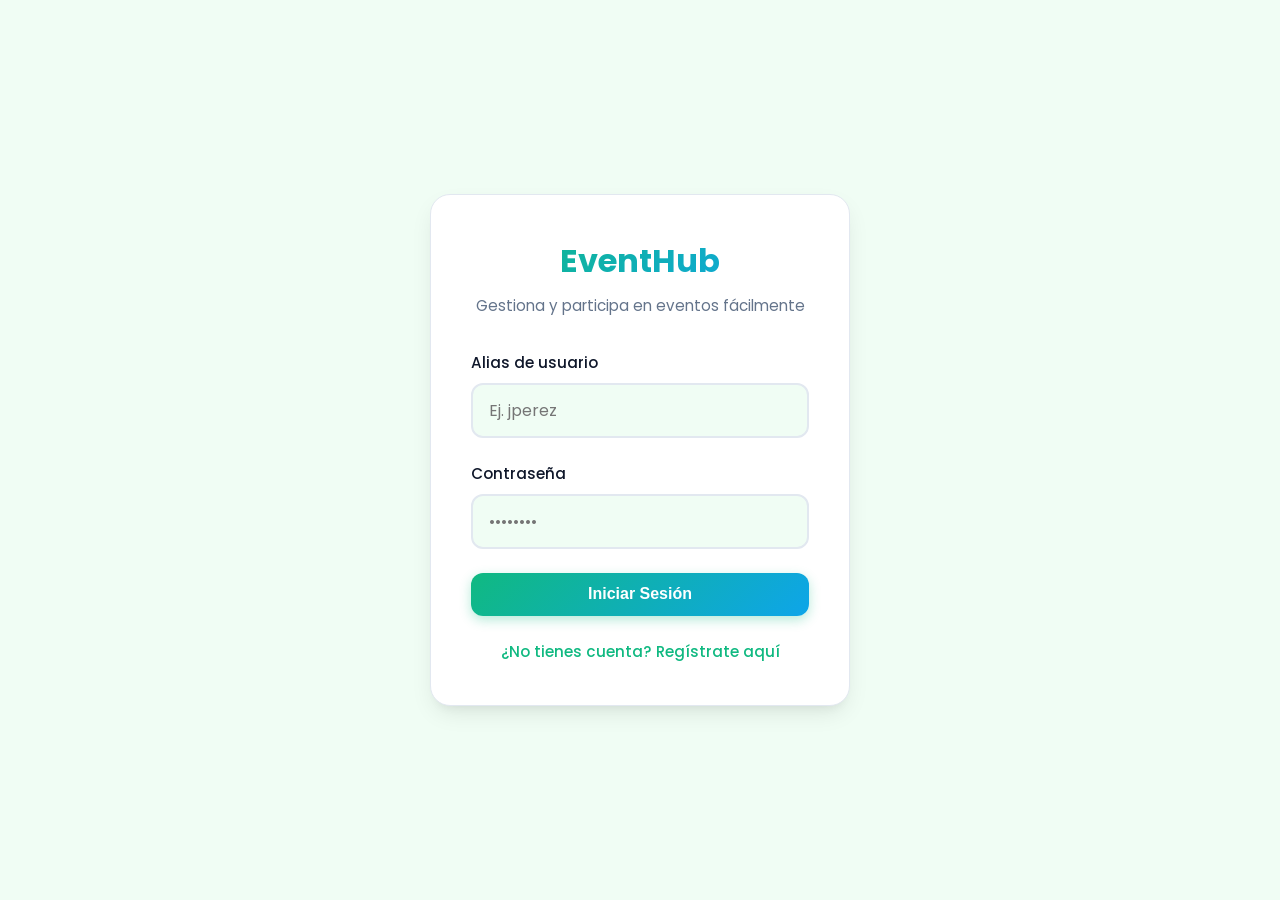
<file: eventhub/index.html>
<!DOCTYPE html>
<html lang="es">
<head>
    <meta charset="UTF-8">
    <meta name="viewport" content="width=device-width, initial-scale=1.0">
    <title>EventHub - Iniciar Sesión</title>
    <!-- Enlace a nuestra hoja de estilos moderna -->
    <link rel="stylesheet" href="css/style.css">
</head>
<body>
    <main class="login-wrapper">
        <div class="login-container card">
            <!-- Título con gradiente -->
            <h1 class="logo-title">EventHub</h1>
            <p class="subtitle">Gestiona y participa en eventos fácilmente</p>
            
            <form action="eventos.html" method="GET">
                <div class="form-group">
                    <label for="alias">Alias de usuario</label>
                    <input type="text" id="alias" name="alias" required placeholder="Ej. jperez">
                </div>
                
                <div class="form-group">
                    <label for="password">Contraseña</label>
                    <input type="password" id="password" name="password" required placeholder="••••••••">
                </div>
                
                <!-- Botón con animaciones hover -->
                <button type="submit" class="btn">Iniciar Sesión</button>
            </form>
            
            <a href="registro.html" class="text-link">¿No tienes cuenta? Regístrate aquí</a>
        </div>
    </main>
</body>
</html>
</file>
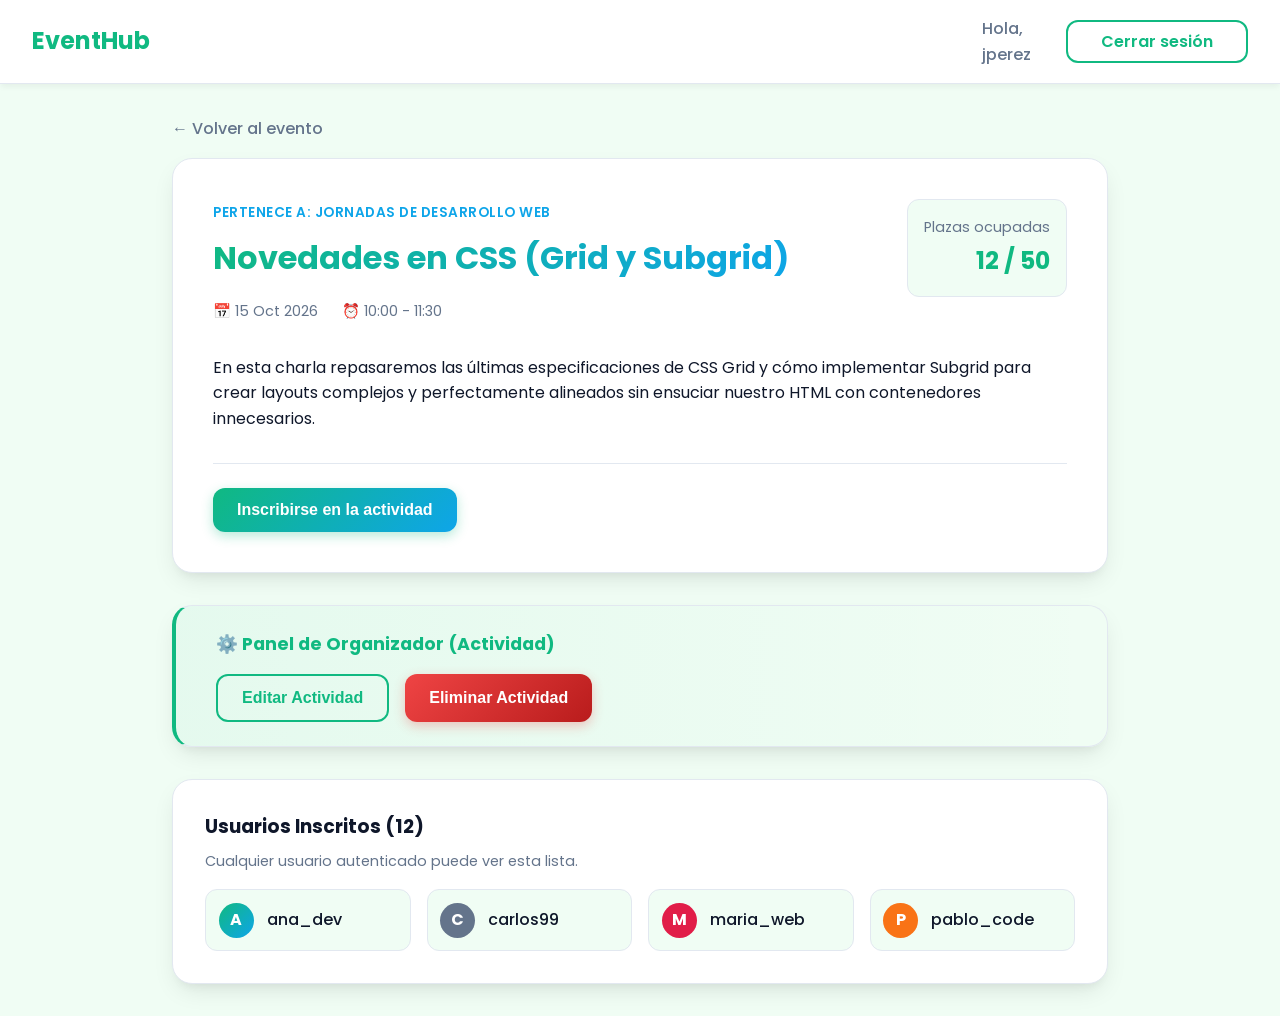
<file: eventhub/actividad-detalle.html>
<!DOCTYPE html>
<html lang="es">
<head>
    <meta charset="UTF-8">
    <meta name="viewport" content="width=device-width, initial-scale=1.0">
    <title>EventHub - Detalle de Actividad</title>
    <link rel="stylesheet" href="css/style.css">
</head>
<body>
    <!-- Barra de navegación -->
    <nav class="navbar">
        <a href="eventos.html" class="navbar-brand">EventHub</a>
        <div class="navbar-menu">
            <span class="user-greeting">Hola, jperez</span>
            <a href="index.html" class="btn btn-outline" style="padding: 0.4rem 1rem;">Cerrar sesión</a>
        </div>
    </nav>

    <main class="page-content">
        <!-- Volver al evento padre -->
        <a href="evento-detalle.html" class="back-link">← Volver al evento</a>

        <!-- Información de la Actividad (F6) -->
        <section class="card">
            <div style="display: flex; justify-content: space-between; align-items: flex-start; flex-wrap: wrap; gap: 1rem;">
                <div>
                    <span class="event-date">Pertenece a: Jornadas de Desarrollo Web</span>
                    <h1 class="logo-title" style="margin: 0.5rem 0; font-size: 2rem;">Novedades en CSS (Grid y Subgrid)</h1>
                    <div class="activity-meta" style="margin-top: 1rem;">
                        <span>📅 15 Oct 2026</span>
                        <span>⏰ 10:00 - 11:30</span>
                    </div>
                </div>
                
                <!-- (F6) Aforo y Estado -->
                <div style="text-align: right; background-color: var(--bg-color); padding: 1rem; border-radius: var(--radius-md); border: 1px solid var(--border-light);">
                    <p style="font-size: 0.9rem; color: var(--text-muted); margin-bottom: 0.2rem;">Plazas ocupadas</p>
                    <p style="font-size: 1.5rem; font-weight: 700; color: var(--primary);">12 / 50</p>
                </div>
            </div>
            
            <p style="margin-top: 1.5rem;">
                En esta charla repasaremos las últimas especificaciones de CSS Grid y cómo implementar Subgrid para crear layouts complejos y perfectamente alineados sin ensuciar nuestro HTML con contenedores innecesarios.
            </p>
            
            <!-- Acciones de Usuario (F12, F13) -->
            <div style="margin-top: 2rem; padding-top: 1.5rem; border-top: 1px solid var(--border-light);">
                <!-- Simulamos que el usuario NO está inscrito, por lo que ve el botón de inscribirse -->
                <button class="btn" style="width: auto;">Inscribirse en la actividad</button>
                
                <!-- Nota para el profesor: Si estuviera inscrito, vería este otro botón en lugar del anterior:
                <button class="btn btn-outline" style="width: auto; color: #ef4444; border-color: #ef4444;">Cancelar inscripción</button>
                -->
            </div>
        </section>

        <!-- Panel de Gestión: Solo visible si eres el organizador -->
        <section class="card organizer-panel">
            <h2 class="panel-title">⚙️ Panel de Organizador (Actividad)</h2>
            <div class="action-buttons">
                <!-- (F10) Editar actividad -->
                <button class="btn btn-outline" style="width: auto;">Editar Actividad</button>
                <!-- (F11) Eliminar actividad -->
                <button class="btn btn-danger" style="width: auto;">Eliminar Actividad</button>
            </div>
        </section>

        <!-- (F6) Listado de usuarios actualmente inscritos -->
        <section class="card" style="padding: 2rem;">
            <h3 style="margin-bottom: 0.5rem; color: var(--text-main);">Usuarios Inscritos (12)</h3>
            <p style="font-size: 0.9rem; color: var(--text-muted); margin-bottom: 1rem;">Cualquier usuario autenticado puede ver esta lista.</p>
            
            <ul class="users-list">
                <li class="user-item">
                    <div class="user-avatar">A</div>
                    <span>ana_dev</span>
                </li>
                <li class="user-item">
                    <div class="user-avatar" style="background: var(--text-muted);">C</div>
                    <span>carlos99</span>
                </li>
                <li class="user-item">
                    <div class="user-avatar" style="background: #e11d48;">M</div>
                    <span>maria_web</span>
                </li>
                <li class="user-item">
                    <div class="user-avatar" style="background: #f97316;">P</div>
                    <span>pablo_code</span>
                </li>
                <!-- ... el resto de inscritos ... -->
            </ul>
        </section>
    </main>
</body>
</html>
</file>
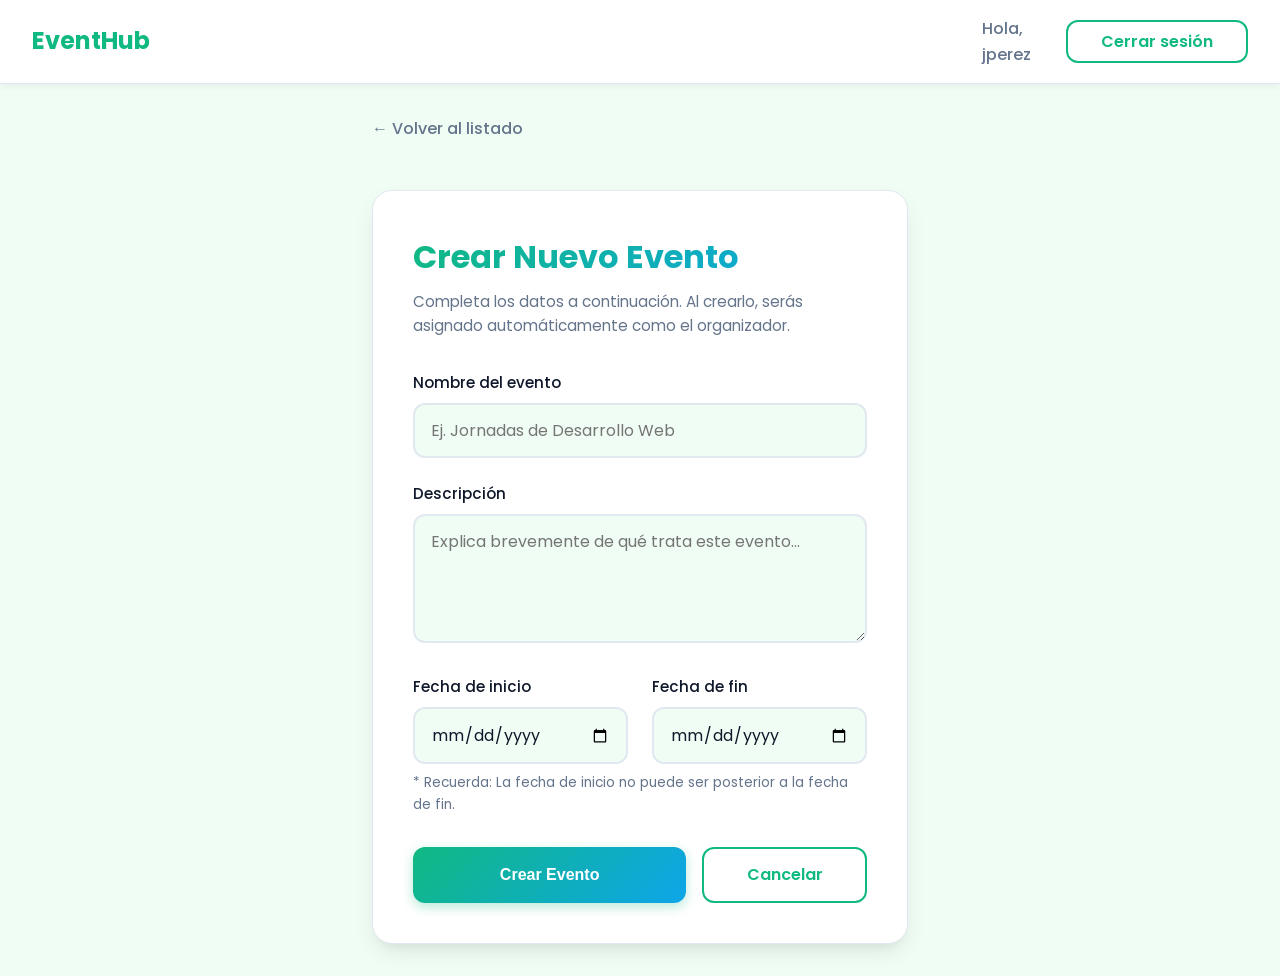
<file: eventhub/crear-evento.html>
<!DOCTYPE html>
<html lang="es">
<head>
    <meta charset="UTF-8">
    <meta name="viewport" content="width=device-width, initial-scale=1.0">
    <title>EventHub - Crear Evento</title>
    <link rel="stylesheet" href="css/style.css">
</head>
<body>
    <!-- Barra de navegación -->
    <nav class="navbar">
        <a href="eventos.html" class="navbar-brand">EventHub</a>
        <div class="navbar-menu">
            <span class="user-greeting">Hola, jperez</span>
            <a href="index.html" class="btn btn-outline" style="padding: 0.4rem 1rem;">Cerrar sesión</a>
        </div>
    </nav>

    <!-- Contenedor del formulario (Reutilizamos page-content pero más estrecho) -->
    <main class="page-content" style="max-width: 600px;">
        <a href="eventos.html" class="back-link">← Volver al listado</a>
        
        <div class="card" style="margin-top: 2rem;">
            <h1 class="logo-title" style="font-size: 2rem;">Crear Nuevo Evento</h1>
            <p class="subtitle" style="text-align: left; margin-bottom: 2rem;">
                Completa los datos a continuación. Al crearlo, serás asignado automáticamente como el organizador.
            </p>
            
            <!-- El formulario simula la creación y nos lleva al detalle del evento -->
            <form action="evento-detalle.html" method="GET">
                
                <div class="form-group">
                    <label for="nombre">Nombre del evento</label>
                    <input type="text" id="nombre" name="nombre" required placeholder="Ej. Jornadas de Desarrollo Web">
                </div>
                
                <div class="form-group">
                    <label for="descripcion">Descripción</label>
                    <textarea id="descripcion" name="descripcion" rows="4" required placeholder="Explica brevemente de qué trata este evento..."></textarea>
                </div>
                
                <!-- Usamos flexbox en línea para poner las fechas juntas -->
                <div style="display: flex; gap: 1.5rem;">
                    <div class="form-group" style="flex: 1;">
                        <label for="fechaInicio">Fecha de inicio</label>
                        <input type="date" id="fechaInicio" name="fechaInicio" required>
                    </div>
                    
                    <div class="form-group" style="flex: 1;">
                        <label for="fechaFin">Fecha de fin</label>
                        <input type="date" id="fechaFin" name="fechaFin" required>
                    </div>
                </div>
                
                <!-- Nota visual para el requisito de validación de fechas -->
                <p style="font-size: 0.85rem; color: var(--text-muted); margin-top: -1rem; margin-bottom: 2rem;">
                    * Recuerda: La fecha de inicio no puede ser posterior a la fecha de fin.
                </p>
                
                <!-- Botones de acción -->
                <div style="display: flex; gap: 1rem;">
                    <button type="submit" class="btn" style="flex: 2;">Crear Evento</button>
                    <!-- El botón cancelar es un simple enlace con aspecto de botón secundario -->
                    <a href="eventos.html" class="btn btn-outline" style="flex: 1; text-align: center; display: flex; align-items: center; justify-content: center;">
                        Cancelar
                    </a>
                </div>
                
            </form>
        </div>
    </main>
</body>
</html>
</file>
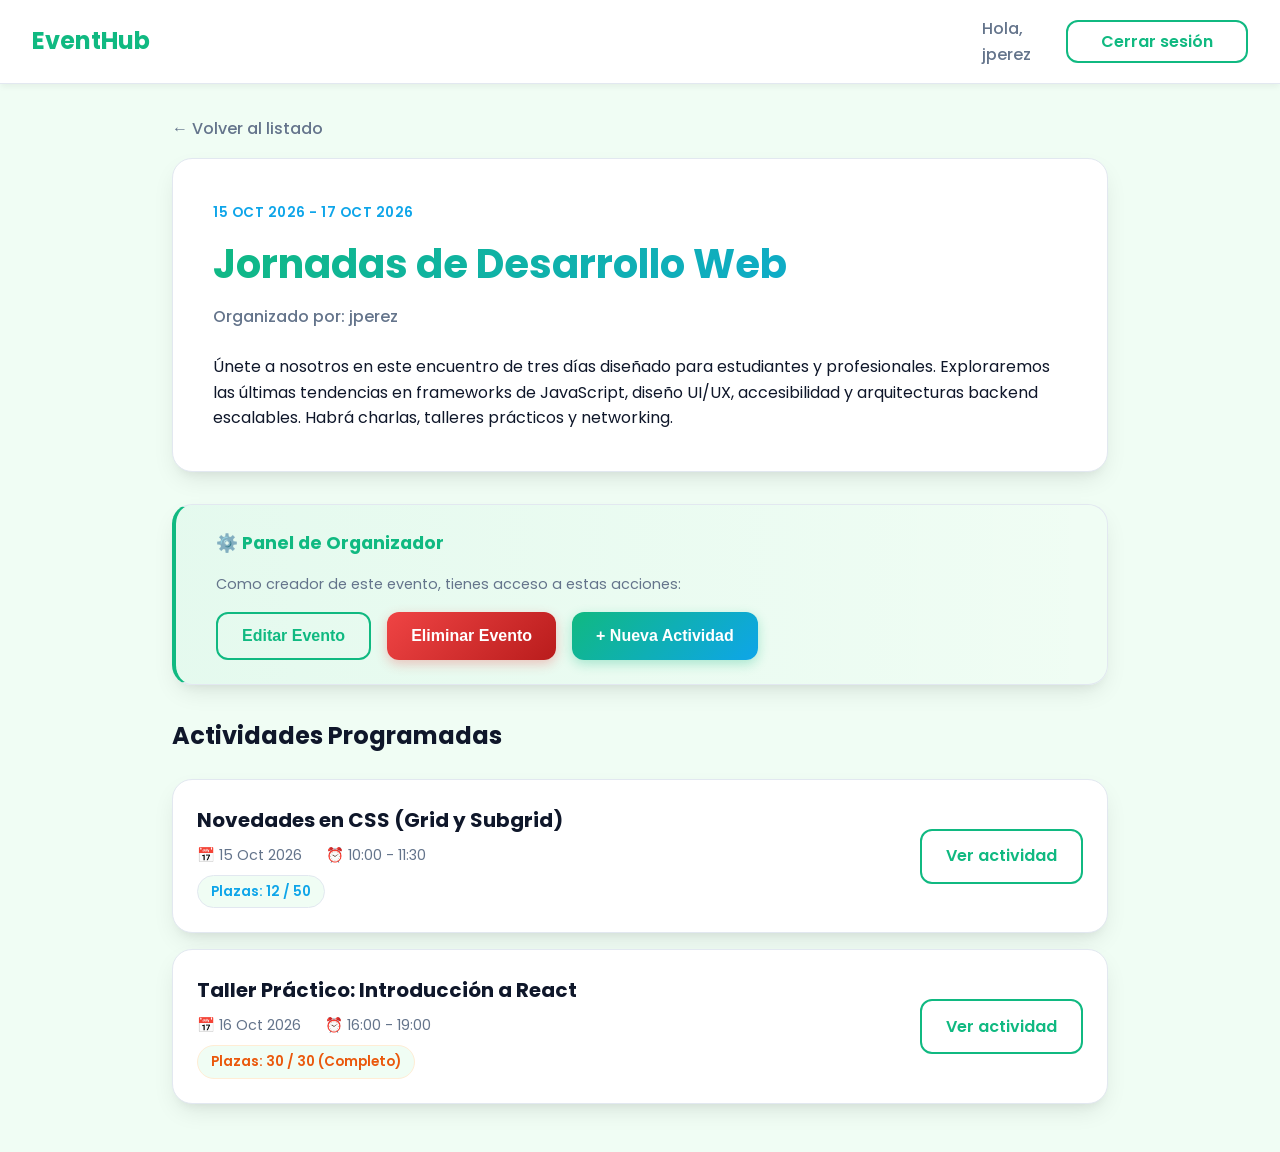
<file: eventhub/evento-detalle.html>
<!DOCTYPE html>
<html lang="es">
<head>
    <meta charset="UTF-8">
    <meta name="viewport" content="width=device-width, initial-scale=1.0">
    <title>EventHub - Detalle del Evento</title>
    <link rel="stylesheet" href="css/style.css">
</head>
<body>
    <!-- Barra de navegación (Reutilizada) -->
    <nav class="navbar">
        <a href="eventos.html" class="navbar-brand">EventHub</a>
        <div class="navbar-menu">
            <span class="user-greeting">Hola, jperez</span>
            <a href="index.html" class="btn btn-outline" style="padding: 0.4rem 1rem;">Cerrar sesión</a>
        </div>
    </nav>

    <!-- Contenido principal -->
    <main class="page-content">
        <a href="eventos.html" class="back-link">← Volver al listado</a>

        <!-- Información General del Evento (F5) -->
        <section class="card">
            <span class="event-date">15 Oct 2026 - 17 Oct 2026</span>
            <h1 class="logo-title" style="margin: 0.5rem 0; font-size: 2.5rem;">Jornadas de Desarrollo Web</h1>
            <p style="color: var(--text-muted); font-weight: 500; margin-bottom: 1.5rem;">Organizado por: jperez</p>
            <p>Únete a nosotros en este encuentro de tres días diseñado para estudiantes y profesionales. Exploraremos las últimas tendencias en frameworks de JavaScript, diseño UI/UX, accesibilidad y arquitecturas backend escalables. Habrá charlas, talleres prácticos y networking.</p>
        </section>

        <!-- Panel de Gestión: Solo visible si eres el organizador -->
        <section class="card organizer-panel">
            <h2 class="panel-title">⚙️ Panel de Organizador</h2>
            <p style="font-size: 0.9rem; color: var(--text-muted); margin-bottom: 1rem;">Como creador de este evento, tienes acceso a estas acciones:</p>
            <div class="action-buttons">
                <!-- (F7) Editar evento (Simulamos que va a un formulario) -->
                <button class="btn btn-outline" style="width: auto;">Editar Evento</button>
                <!-- (F8) Eliminar evento -->
                <button class="btn btn-danger" style="width: auto;">Eliminar Evento</button>
                <!-- (F9) Crear nueva actividad -->
                <button class="btn" style="width: auto;">+ Nueva Actividad</button>
            </div>
        </section>

        <!-- Listado de Actividades -->
        <section>
            <h2 style="margin-bottom: 1.5rem; color: var(--text-main);">Actividades Programadas</h2>
            
            <!-- Actividad 1 (F6) -->
            <div class="card activity-card">
                <div class="activity-info">
                    <h4>Novedades en CSS (Grid y Subgrid)</h4>
                    <div class="activity-meta">
                        <span>📅 15 Oct 2026</span>
                        <span>⏰ 10:00 - 11:30</span>
                    </div>
                    <span class="badge">Plazas: 12 / 50</span>
                </div>
                <!-- Te lleva al detalle de esta actividad concreta -->
                <a href="actividad-detalle.html" class="btn btn-outline" style="width: auto;">Ver actividad</a>
            </div>

            <!-- Actividad 2 -->
            <div class="card activity-card">
                <div class="activity-info">
                    <h4>Taller Práctico: Introducción a React</h4>
                    <div class="activity-meta">
                        <span>📅 16 Oct 2026</span>
                        <span>⏰ 16:00 - 19:00</span>
                    </div>
                    <span class="badge" style="color: #ea580c; border-color: #ffedd5;">Plazas: 30 / 30 (Completo)</span>
                </div>
                <a href="actividad-detalle.html" class="btn btn-outline" style="width: auto;">Ver actividad</a>
            </div>
        </section>
    </main>
</body>
</html>
</file>
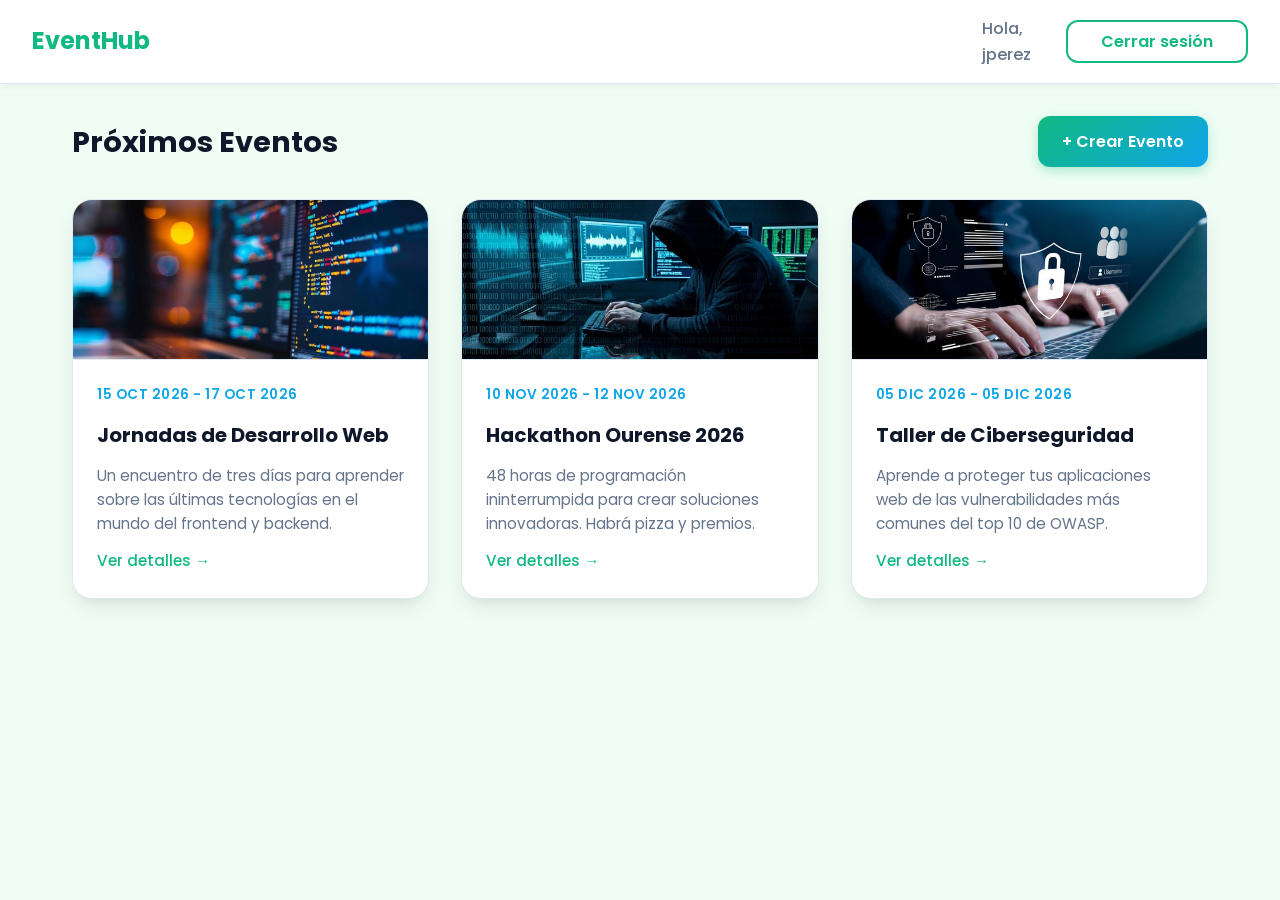
<file: eventhub/eventos.html>
<!DOCTYPE html>
<html lang="es">
<head>
    <meta charset="UTF-8">
    <meta name="viewport" content="width=device-width, initial-scale=1.0">
    <title>EventHub - Eventos</title>
    <link rel="stylesheet" href="css/style.css">
</head>
<body>
    <!-- Barra de navegación superior -->
    <nav class="navbar">
        <a href="eventos.html" class="navbar-brand">EventHub</a>
        <div class="navbar-menu">
            <span class="user-greeting">Hola, jperez</span>
            <!-- (F2) Simula cerrar sesión volviendo al index -->
            <a href="index.html" class="btn btn-outline" style="padding: 0.4rem 1rem;">Cerrar sesión</a>
        </div>
    </nav>

    <!-- Cabecera de la página -->
    <header class="page-header">
        <h2>Próximos Eventos</h2>
        <!-- (F4) Botón para crear un nuevo evento -->
        <a href="crear-evento.html" class="btn" style="width: auto;">+ Crear Evento</a>
    </header>

    <!-- (F3) Listado de eventos -->
   <!-- (F3) Listado de eventos -->
    <main class="events-grid">
        
        <!-- Evento 1 -->
        <div class="card event-card" onclick="window.location.href='evento-detalle.html'">
            <!-- Imagen cargada desde tu carpeta local -->
            <img src="img/desarrolloweb.jpg" alt="Conferencia de Desarrollo Web" class="event-image">
            
            <div class="event-content">
                <span class="event-date">15 Oct 2026 - 17 Oct 2026</span>
                <h3 class="event-title">Jornadas de Desarrollo Web</h3>
                <p class="event-desc">Un encuentro de tres días para aprender sobre las últimas tecnologías en el mundo del frontend y backend.</p>
                <span class="text-link" style="margin-top: auto;">Ver detalles →</span>
            </div>
        </div>

        <!-- Evento 2 -->
        <div class="card event-card" onclick="window.location.href='evento-detalle.html'">
            <!-- Imagen cargada desde tu carpeta local -->
            <img src="img/hacker.jpg" alt="Hackathon Ourense" class="event-image">
            
            <div class="event-content">
                <span class="event-date">10 Nov 2026 - 12 Nov 2026</span>
                <h3 class="event-title">Hackathon Ourense 2026</h3>
                <p class="event-desc">48 horas de programación ininterrumpida para crear soluciones innovadoras. Habrá pizza y premios.</p>
                <span class="text-link" style="margin-top: auto;">Ver detalles →</span>
            </div>
        </div>

        <!-- Evento 3 -->
        <div class="card event-card" onclick="window.location.href='evento-detalle.html'">
            <!-- Imagen cargada desde tu carpeta local -->
            <img src="img/ciberseguridad.jpg" alt="Taller de Ciberseguridad" class="event-image">
            
            <div class="event-content">
                <span class="event-date">05 Dic 2026 - 05 Dic 2026</span>
                <h3 class="event-title">Taller de Ciberseguridad</h3>
                <p class="event-desc">Aprende a proteger tus aplicaciones web de las vulnerabilidades más comunes del top 10 de OWASP.</p>
                <span class="text-link" style="margin-top: auto;">Ver detalles →</span>
            </div>
        </div>
        
    </main>
</body>
</html>
</file>
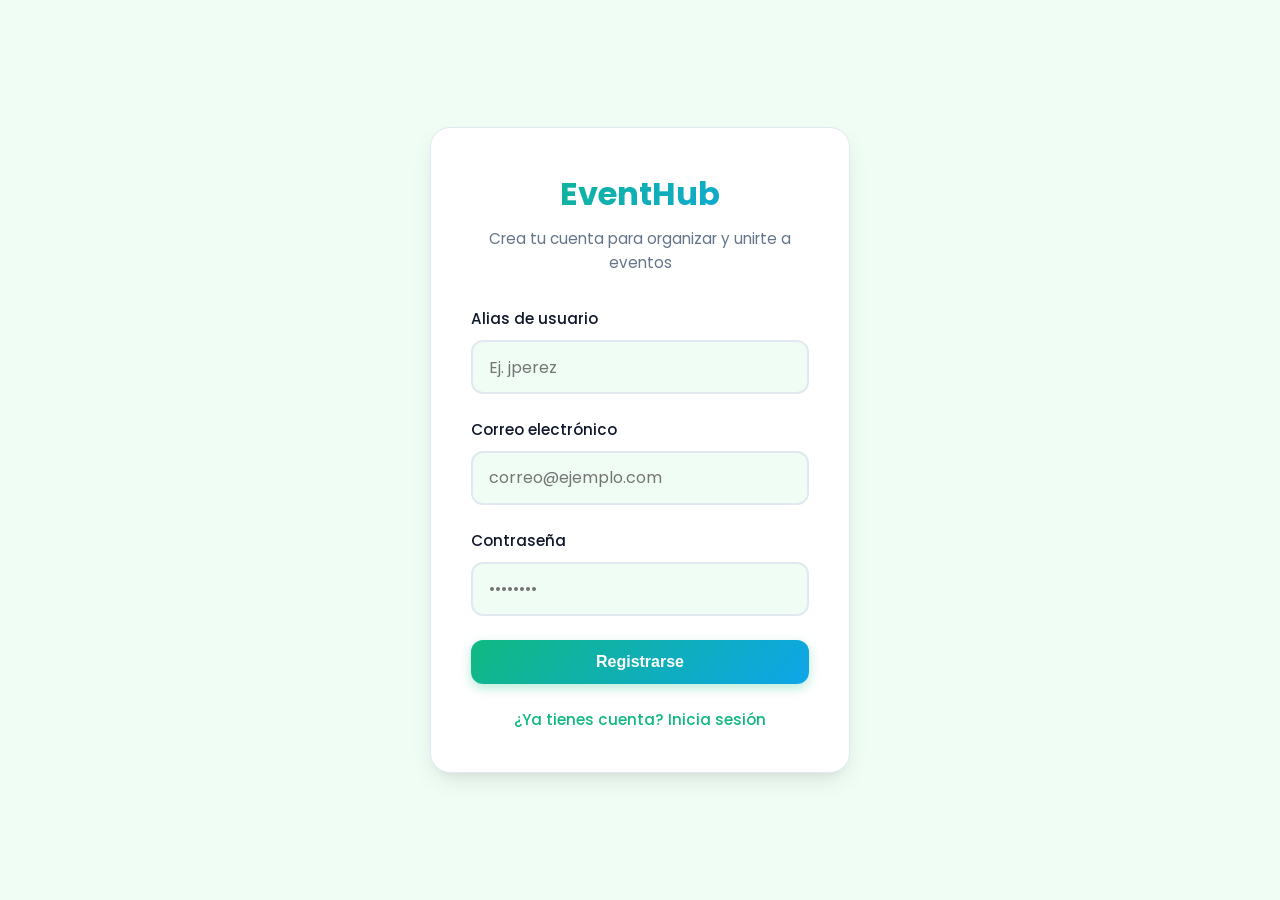
<file: eventhub/registro.html>
<!DOCTYPE html>
<html lang="es">
<head>
    <meta charset="UTF-8">
    <meta name="viewport" content="width=device-width, initial-scale=1.0">
    <title>EventHub - Registro</title>
    <link rel="stylesheet" href="css/style.css">
</head>
<body>
    <main class="login-wrapper">
        <div class="login-container card">
            <h1 class="logo-title">EventHub</h1>
            <p class="subtitle">Crea tu cuenta para organizar y unirte a eventos</p>
            
            <!-- El formulario simula el registro y te lleva de vuelta al login -->
            <form action="index.html" method="GET">
                <div class="form-group">
                    <label for="alias">Alias de usuario</label>
                    <input type="text" id="alias" name="alias" required placeholder="Ej. jperez">
                </div>
                
                <div class="form-group">
                    <label for="email">Correo electrónico</label>
                    <input type="email" id="email" name="email" required placeholder="correo@ejemplo.com">
                </div>
                
                <div class="form-group">
                    <label for="password">Contraseña</label>
                    <input type="password" id="password" name="password" required placeholder="••••••••">
                </div>
                
                <button type="submit" class="btn">Registrarse</button>
            </form>
            
            <a href="index.html" class="text-link">¿Ya tienes cuenta? Inicia sesión</a>
        </div>
    </main>
</body>
</html>
</file>
<file: eventhub/css/style.css>
/* css/style.css */
@import url('https://fonts.googleapis.com/css2?family=Poppins:wght@300;400;500;600;700&display=swap');

:root {
  /* Paleta de colores: Esmeralda y Océano */
  --primary: #10b981; /* Verde Esmeralda */
  --primary-hover: #059669;
  --secondary: #0ea5e9; /* Azul Cielo para el gradiente */
  --bg-color: #f0fdf4; /* Fondo muy suave verdoso */
  --surface: #ffffff;
  --text-main: #0f172a;
  --text-muted: #64748b;
  --border-light: #e2e8f0;
  
  /* Sombras y bordes */
  --shadow-sm: 0 4px 6px -1px rgba(0, 0, 0, 0.05);
  --shadow-lg: 0 10px 25px -5px rgba(0, 0, 0, 0.1), 0 8px 10px -6px rgba(0, 0, 0, 0.05);
  --radius-md: 12px;
  --radius-lg: 20px;
}

* {
  box-sizing: border-box;
  margin: 0;
  padding: 0;
}

body {
  font-family: 'Poppins', sans-serif;
  background-color: var(--bg-color);
  color: var(--text-main);
  line-height: 1.6;
  display: flex;
  flex-direction: column;
  min-height: 100vh;
}

/* ================== Componentes Globales ================== */

/* Tarjetas (Cards) */
.card {
  background: var(--surface);
  border-radius: var(--radius-lg);
  box-shadow: var(--shadow-lg);
  padding: 2.5rem;
  border: 1px solid var(--border-light);
}

/* Botones */
.btn {
  display: inline-block;
  background: linear-gradient(135deg, var(--primary), var(--secondary));
  color: white;
  padding: 0.8rem 1.5rem;
  border: none;
  border-radius: var(--radius-md);
  cursor: pointer;
  text-decoration: none;
  font-weight: 600;
  font-size: 1rem;
  text-align: center;
  transition: all 0.3s ease;
  box-shadow: 0 4px 12px rgba(16, 185, 129, 0.3);
  width: 100%;
}

.btn:hover {
  transform: translateY(-2px);
  box-shadow: 0 6px 15px rgba(16, 185, 129, 0.4);
}

.btn:active {
  transform: translateY(0);
}

/* Formularios */
.form-group {
  margin-bottom: 1.5rem;
  text-align: left;
}

.form-group label {
  display: block;
  margin-bottom: 0.5rem;
  font-weight: 500;
  font-size: 0.95rem;
  color: var(--text-main);
}

.form-group input, 
.form-group textarea {
  width: 100%;
  padding: 0.8rem 1rem;
  background-color: var(--bg-color);
  border: 2px solid var(--border-light);
  border-radius: var(--radius-md);
  font-family: 'Poppins', sans-serif;
  font-size: 1rem;
  color: var(--text-main);
  transition: all 0.3s ease;
}

.form-group input:focus, 
.form-group textarea:focus {
  outline: none;
  background-color: var(--surface);
  border-color: var(--primary);
  box-shadow: 0 0 0 4px rgba(16, 185, 129, 0.1);
}

/* ================== Pantalla de Login / Registro ================== */
.login-wrapper {
  display: flex;
  align-items: center;
  justify-content: center;
  flex-grow: 1;
  padding: 2rem;
}

.login-container {
  width: 100%;
  max-width: 420px;
  text-align: center;
}

.logo-title {
  font-size: 2rem;
  font-weight: 700;
  margin-bottom: 0.5rem;
  background: linear-gradient(135deg, var(--primary), var(--secondary));
  -webkit-background-clip: text;
  -webkit-text-fill-color: transparent;
}

.subtitle {
  color: var(--text-muted);
  margin-bottom: 2rem;
  font-size: 0.95rem;
}

.text-link {
  display: inline-block;
  margin-top: 1.5rem;
  color: var(--primary);
  text-decoration: none;
  font-weight: 500;
  font-size: 0.95rem;
  transition: color 0.3s ease;
}

.text-link:hover {
  color: var(--primary-hover);
  text-decoration: underline;
}

/* ================== Barra de Navegación ================== */
.navbar {
  background-color: var(--surface);
  box-shadow: var(--shadow-sm);
  padding: 1rem 2rem;
  display: flex;
  justify-content: space-between;
  align-items: center;
  border-bottom: 1px solid var(--border-light);
}

.navbar-brand {
  font-size: 1.5rem;
  font-weight: 700;
  color: var(--primary);
  text-decoration: none;
}

.navbar-menu {
  display: flex;
  align-items: center;
  gap: 1.5rem;
}

.user-greeting {
  font-weight: 500;
  color: var(--text-muted);
}

.btn-outline {
  background: transparent;
  color: var(--primary);
  border: 2px solid var(--primary);
  box-shadow: none;
}

.btn-outline:hover {
  background: var(--primary);
  color: white;
  box-shadow: 0 4px 12px rgba(16, 185, 129, 0.2);
}

/* ================== Layout Principal ================== */
.page-header {
  padding: 2rem;
  display: flex;
  justify-content: space-between;
  align-items: center;
  max-width: 1200px;
  margin: 0 auto;
  width: 100%;
}

.page-header h2 {
  font-size: 1.8rem;
  color: var(--text-main);
}

/* Cuadrícula de Eventos */
.events-grid {
  display: grid;
  grid-template-columns: repeat(auto-fill, minmax(300px, 1fr));
  gap: 2rem;
  padding: 0 2rem 2rem 2rem;
  max-width: 1200px;
  margin: 0 auto;
  width: 100%;
}

/* Tarjeta de evento con imagen */
.event-card {
  padding: 0; /* Quitamos el padding para que la imagen llegue a los bordes */
  overflow: hidden; /* Evita que la imagen se salga de los bordes redondeados */
  display: flex;
  flex-direction: column;
  transition: transform 0.3s ease, box-shadow 0.3s ease;
  cursor: pointer;
}

.event-card:hover {
  transform: translateY(-5px);
  box-shadow: var(--shadow-lg);
}

.event-image {
  width: 100%;
  height: 160px;
  object-fit: cover; /* Hace que la imagen no se deforme */
  border-bottom: 1px solid var(--border-light);
}

.event-content {
  padding: 1.5rem;
  display: flex;
  flex-direction: column;
  gap: 0.8rem;
  flex-grow: 1;
}

.event-date {
  font-size: 0.85rem;
  font-weight: 600;
  color: var(--secondary);
  text-transform: uppercase;
  letter-spacing: 0.5px;
}

.event-title {
  font-size: 1.25rem;
  color: var(--text-main);
}

.event-desc {
  font-size: 0.95rem;
  color: var(--text-muted);
  flex-grow: 1; /* Empuja el botón hacia abajo */
}

/* ================== Detalle de Eventos y Actividades ================== */
.page-content {
  max-width: 1000px;
  margin: 2rem auto;
  padding: 0 2rem;
  width: 100%;
  display: flex;
  flex-direction: column;
  gap: 2rem;
}

.back-link {
  color: var(--text-muted);
  text-decoration: none;
  font-weight: 500;
  display: inline-block;
  margin-bottom: -1rem;
  transition: color 0.3s;
}

.back-link:hover {
  color: var(--primary);
}

/* Panel exclusivo del organizador */
.organizer-panel {
  background: linear-gradient(to right, rgba(16, 185, 129, 0.05), transparent);
  border-left: 4px solid var(--primary);
  padding: 1.5rem 2.5rem;
}

.panel-title {
  color: var(--primary);
  font-size: 1.1rem;
  margin-bottom: 1rem;
}

.action-buttons {
  display: flex;
  gap: 1rem;
  flex-wrap: wrap;
}

/* Botón de peligro (Eliminar) */
.btn-danger {
  background: linear-gradient(135deg, #ef4444, #b91c1c);
  box-shadow: 0 4px 12px rgba(239, 68, 68, 0.3);
}

.btn-danger:hover {
  box-shadow: 0 6px 15px rgba(239, 68, 68, 0.4);
}

/* Tarjetas horizontales de actividades */
.activity-card {
  padding: 1.5rem;
  display: flex;
  justify-content: space-between;
  align-items: center;
  margin-bottom: 1rem;
}

.activity-info h4 {
  font-size: 1.25rem;
  color: var(--text-main);
  margin-bottom: 0.5rem;
}

.activity-meta {
  display: flex;
  gap: 1.5rem;
  font-size: 0.9rem;
  color: var(--text-muted);
  margin-bottom: 0.5rem;
}

.badge {
  background-color: var(--bg-color);
  padding: 0.3rem 0.8rem;
  border-radius: 20px;
  font-size: 0.85rem;
  font-weight: 600;
  color: var(--secondary);
  border: 1px solid var(--border-light);
  display: inline-block;
}

/* Adaptación para móviles */
@media (max-width: 768px) {
  .activity-card {
    flex-direction: column;
    align-items: flex-start;
    gap: 1rem;
  }
  .activity-card .btn {
    width: 100%;
  }
}

/* ================== Lista de Inscritos ================== */
.users-list {
  list-style: none;
  display: grid;
  grid-template-columns: repeat(auto-fill, minmax(200px, 1fr));
  gap: 1rem;
  margin-top: 1rem;
}

.user-item {
  display: flex;
  align-items: center;
  gap: 0.8rem;
  padding: 0.8rem;
  background-color: var(--bg-color);
  border: 1px solid var(--border-light);
  border-radius: var(--radius-md);
  font-weight: 500;
}

/* Un "avatar" simulado con la primera letra */
.user-avatar {
  width: 35px;
  height: 35px;
  background: linear-gradient(135deg, var(--primary), var(--secondary));
  color: white;
  border-radius: 50%;
  display: flex;
  align-items: center;
  justify-content: center;
  font-weight: bold;
}
</file>
